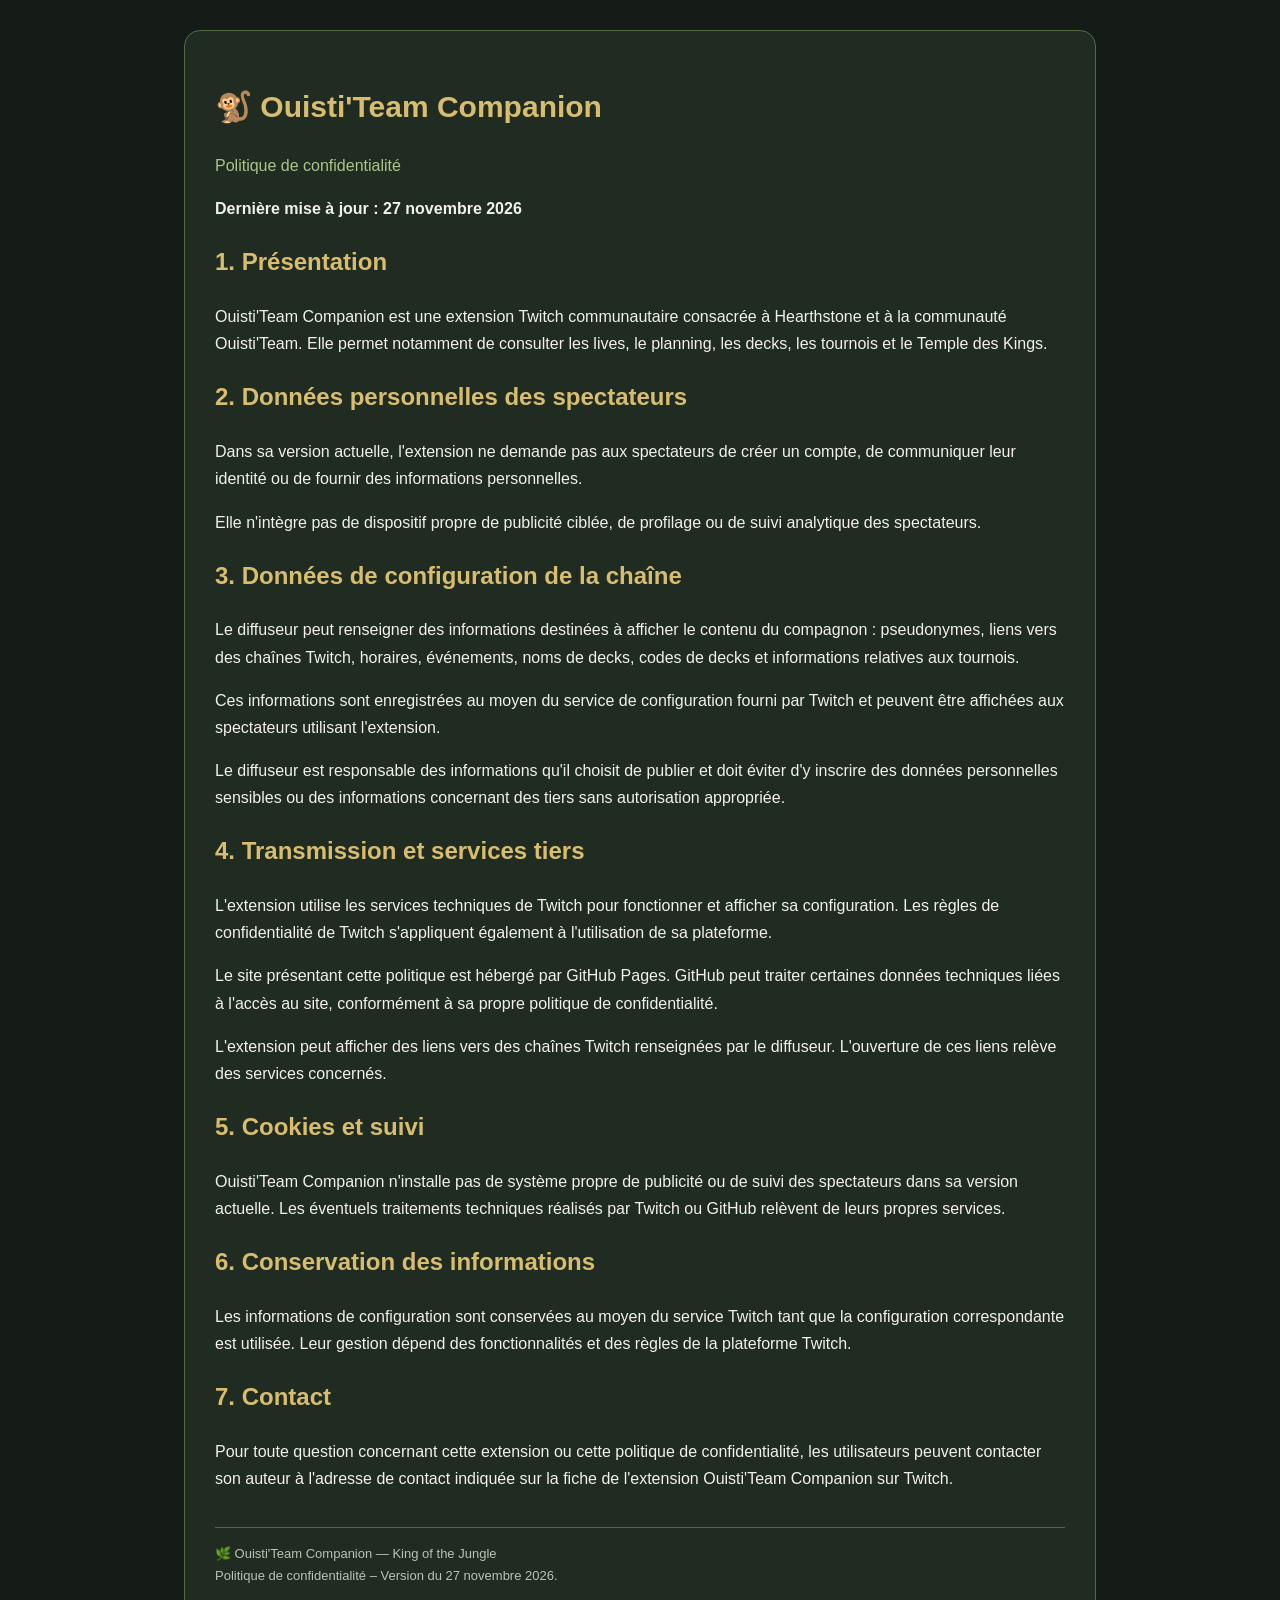
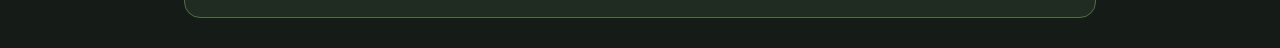
<file: index.html>
<!DOCTYPE html>
<html lang="fr">
<head>
  <meta charset="UTF-8">
  <meta name="viewport" content="width=device-width, initial-scale=1.0">
  <title>Politique de confidentialité – Ouisti'Team Companion</title>
  <style>
    body {
      margin: 0;
      padding: 30px 16px;
      background: #151b16;
      color: #f3f0e8;
      font-family: Arial, sans-serif;
      line-height: 1.7;
    }
    main {
      max-width: 850px;
      margin: auto;
      padding: 30px;
      background: #202c22;
      border: 1px solid #526b45;
      border-radius: 16px;
    }
    h1, h2 { color: #d8bd70; }
    h1 { font-size: 30px; }
    .subtitle { color: #a9c58b; }
    a { color: #c6df91; }
    footer {
      margin-top: 35px;
      padding-top: 15px;
      border-top: 1px solid #526b45;
      color: #b8c3b2;
      font-size: 13px;
    }
  </style>
</head>
<body>
<main>
  <h1>🐒 Ouisti'Team Companion</h1>
  <p class="subtitle">Politique de confidentialité</p>
  <p><strong>Dernière mise à jour : 27 novembre 2026</strong></p>

  <h2>1. Présentation</h2>
  <p>
    Ouisti'Team Companion est une extension Twitch communautaire
    consacrée à Hearthstone et à la communauté Ouisti'Team.
    Elle permet notamment de consulter les lives, le planning,
    les decks, les tournois et le Temple des Kings.
  </p>

  <h2>2. Données personnelles des spectateurs</h2>
  <p>
    Dans sa version actuelle, l'extension ne demande pas aux
    spectateurs de créer un compte, de communiquer leur identité
    ou de fournir des informations personnelles.
  </p>
  <p>
    Elle n'intègre pas de dispositif propre de publicité ciblée,
    de profilage ou de suivi analytique des spectateurs.
  </p>

  <h2>3. Données de configuration de la chaîne</h2>
  <p>
    Le diffuseur peut renseigner des informations destinées à
    afficher le contenu du compagnon : pseudonymes, liens vers
    des chaînes Twitch, horaires, événements, noms de decks,
    codes de decks et informations relatives aux tournois.
  </p>
  <p>
    Ces informations sont enregistrées au moyen du service de
    configuration fourni par Twitch et peuvent être affichées
    aux spectateurs utilisant l'extension.
  </p>
  <p>
    Le diffuseur est responsable des informations qu'il choisit
    de publier et doit éviter d'y inscrire des données personnelles
    sensibles ou des informations concernant des tiers sans
    autorisation appropriée.
  </p>

  <h2>4. Transmission et services tiers</h2>
  <p>
    L'extension utilise les services techniques de Twitch pour
    fonctionner et afficher sa configuration.
    Les règles de confidentialité de Twitch s'appliquent
    également à l'utilisation de sa plateforme.
  </p>
  <p>
    Le site présentant cette politique est hébergé par GitHub Pages.
    GitHub peut traiter certaines données techniques liées à
    l'accès au site, conformément à sa propre politique
    de confidentialité.
  </p>
  <p>
    L'extension peut afficher des liens vers des chaînes Twitch
    renseignées par le diffuseur. L'ouverture de ces liens
    relève des services concernés.
  </p>

  <h2>5. Cookies et suivi</h2>
  <p>
    Ouisti'Team Companion n'installe pas de système propre
    de publicité ou de suivi des spectateurs dans sa version actuelle.
    Les éventuels traitements techniques réalisés par Twitch
    ou GitHub relèvent de leurs propres services.
  </p>

  <h2>6. Conservation des informations</h2>
  <p>
    Les informations de configuration sont conservées au moyen
    du service Twitch tant que la configuration correspondante
    est utilisée. Leur gestion dépend des fonctionnalités
    et des règles de la plateforme Twitch.
  </p>

  <h2>7. Contact</h2>
  <p>
    Pour toute question concernant cette extension ou cette
    politique de confidentialité, les utilisateurs peuvent
    contacter son auteur à l'adresse de contact indiquée
    sur la fiche de l'extension Ouisti'Team Companion sur Twitch.
  </p>

  <footer>
    🌿 Ouisti'Team Companion — King of the Jungle<br>
    Politique de confidentialité – Version du 27 novembre 2026.
  </footer>
</main>
</body>
</html>
</file>
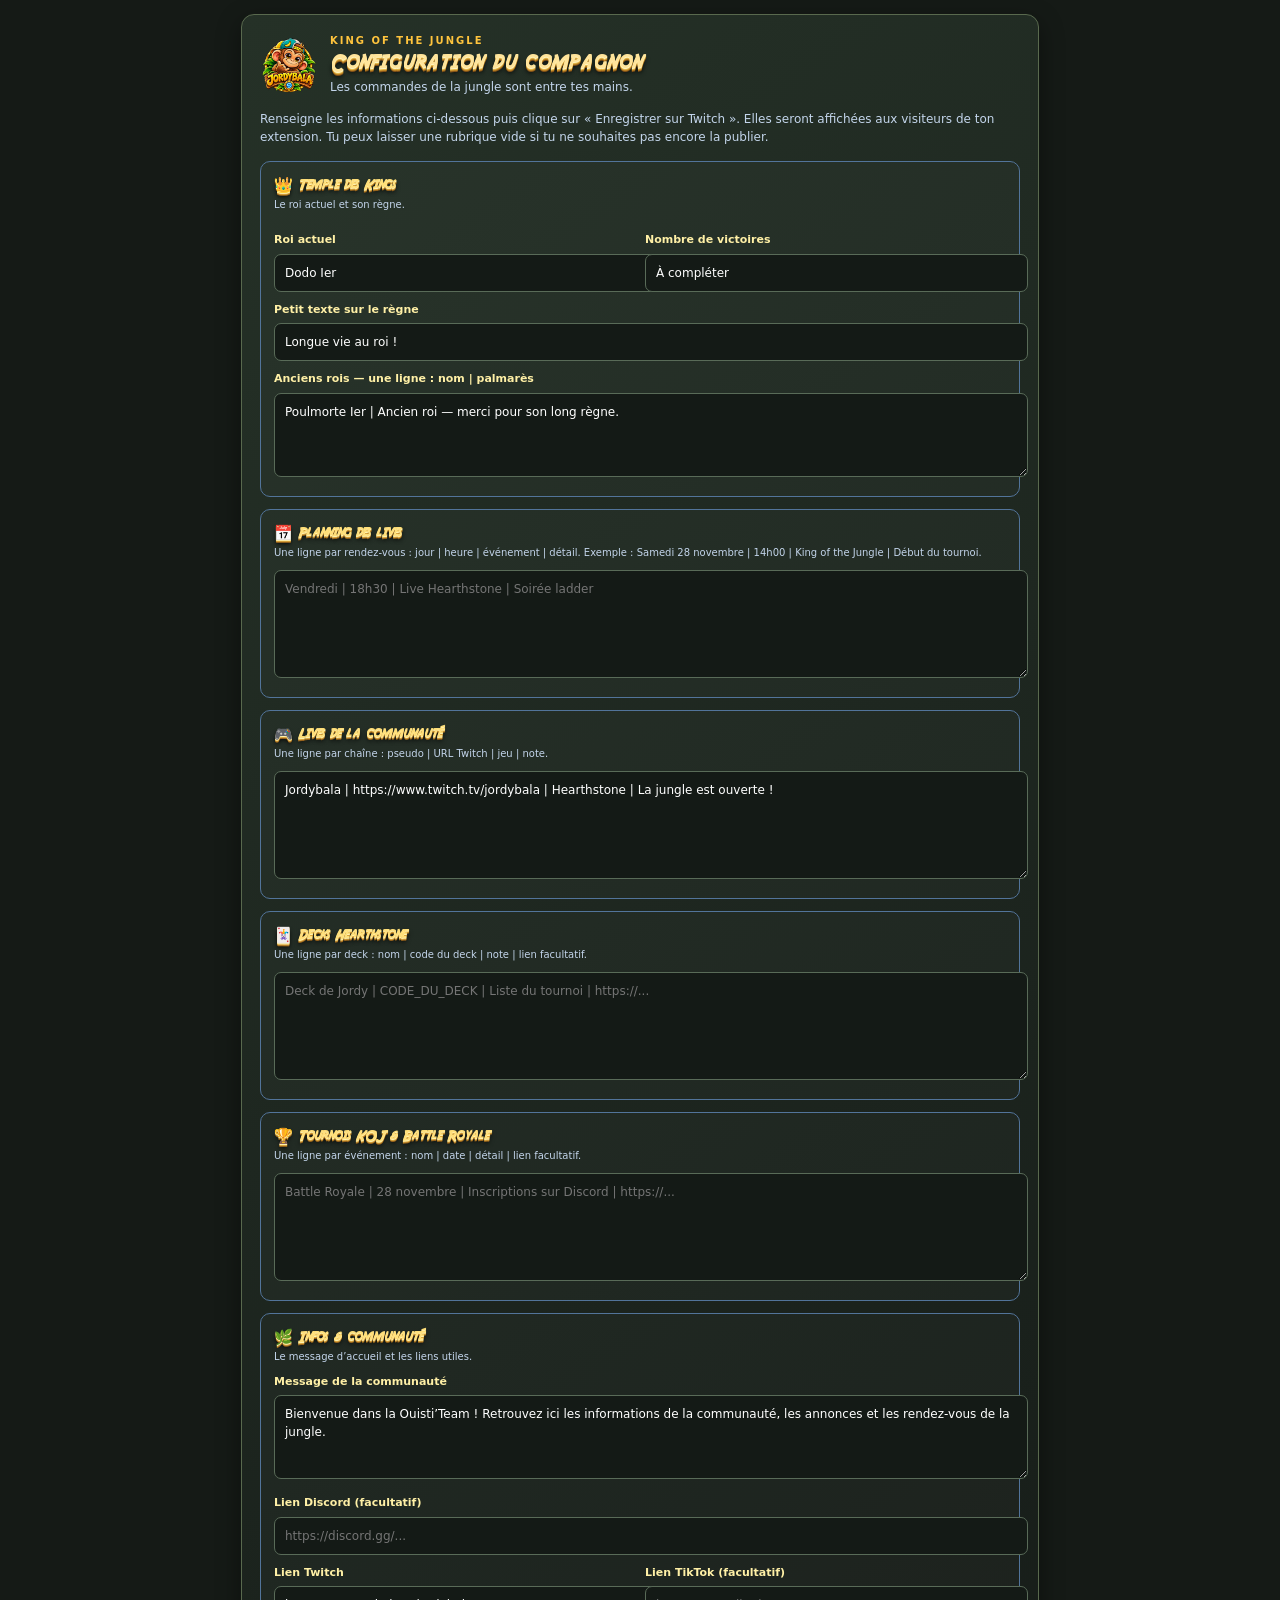
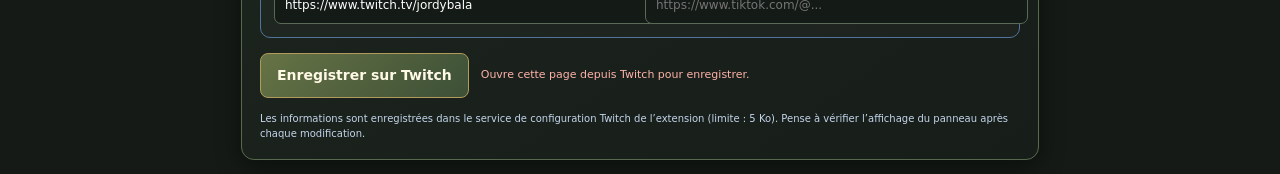
<file: config.html>
<!doctype html>
<html lang="fr">
<head>
  <meta charset="utf-8"><meta name="viewport" content="width=device-width,initial-scale=1">
  <title>Configuration — Ouisti’Team Companion</title>
  <link rel="stylesheet" href="styles.css">
  <script src="https://extension-files.twitch.tv/helper/v1/twitch-ext.min.js"></script>
  <style>
    body{padding:14px;background:#151a16}.admin{max-width:760px;margin:0 auto;padding:18px;background:linear-gradient(145deg,#253127,#171d19);border:1px solid #59694e;border-radius:13px;box-shadow:0 8px 24px #0006}
    .admin-head{display:flex;align-items:center;gap:12px;margin-bottom:14px}.admin-head img{width:58px;height:58px;object-fit:contain}.admin-head h1{font-size:23px}
    .intro{color:var(--muted);font-size:12px;margin:0 0 15px}.group{padding:13px;margin:12px 0;border:1px solid var(--line);border-radius:10px;background:#ffffff05}.group h2{font-size:15px;margin:0 0 4px}.help{font-size:10px;color:var(--muted);margin:0 0 10px}
    label{display:block;font-size:11px;font-weight:800;margin:10px 0 5px;color:var(--gold2)}
    input,textarea{width:100%;background:#141a16;color:#fff;border:1px solid #596b58;border-radius:7px;padding:9px 10px;font:12px/1.5 system-ui;outline:none}
    input:focus,textarea:focus{border-color:var(--gold);box-shadow:0 0 0 2px #e6c16c22}textarea{min-height:88px;resize:vertical}.short{min-height:64px}
    .grid2{display:grid;grid-template-columns:1fr 1fr;gap:10px}.savebar{display:flex;align-items:center;gap:12px;flex-wrap:wrap;margin-top:15px}
    .save{border:1px solid #b19a5b;background:linear-gradient(135deg,#667345,#3d5037);color:#fff9e5;border-radius:8px;padding:11px 16px;font-weight:850;cursor:pointer}.save:hover{filter:brightness(1.12)}
    .status{font-size:11px;color:#d7edb9}.footnote{font-size:10px;color:var(--muted);line-height:1.5;margin:13px 0 0}
    @media(max-width:520px){.admin{padding:12px}.grid2{grid-template-columns:1fr}.admin-head h1{font-size:20px}}
  </style>
</head>
<body>
  <main class="admin">
    <header class="admin-head"><img src="assets/logo.png" alt="Mascotte Ouisti’Team"><div><p class="eyebrow">KING OF THE JUNGLE</p><h1>Configuration du compagnon</h1><p class="sub">Les commandes de la jungle sont entre tes mains.</p></div></header>
    <p class="intro">Renseigne les informations ci-dessous puis clique sur « Enregistrer sur Twitch ». Elles seront affichées aux visiteurs de ton extension. Tu peux laisser une rubrique vide si tu ne souhaites pas encore la publier.</p>

    <section class="group">
      <h2>👑 Temple des Kings</h2><p class="help">Le roi actuel et son règne.</p>
      <div class="grid2"><div><label for="king">Roi actuel</label><input id="king" placeholder="Dodo Ier"></div><div><label for="wins">Nombre de victoires</label><input id="wins" placeholder="Ex. 3"></div></div>
      <label for="kingNote">Petit texte sur le règne</label><input id="kingNote" placeholder="Longue vie au roi !">
      <label for="hall">Anciens rois — une ligne : nom | palmarès</label><textarea id="hall" class="short" placeholder="Poulmorte Ier | Ancien roi — merci pour son long règne."></textarea>
    </section>

    <section class="group">
      <h2>📅 Planning des lives</h2><p class="help">Une ligne par rendez-vous : jour | heure | événement | détail. Exemple : Samedi 28 novembre | 14h00 | King of the Jungle | Début du tournoi.</p>
      <textarea id="schedule" placeholder="Vendredi | 18h30 | Live Hearthstone | Soirée ladder"></textarea>
    </section>

    <section class="group">
      <h2>🎮 Lives de la communauté</h2><p class="help">Une ligne par chaîne : pseudo | URL Twitch | jeu | note.</p>
      <textarea id="lives" placeholder="Jordybala | https://www.twitch.tv/jordybala | Hearthstone | La jungle est ouverte !"></textarea>
    </section>

    <section class="group">
      <h2>🃏 Decks Hearthstone</h2><p class="help">Une ligne par deck : nom | code du deck | note | lien facultatif.</p>
      <textarea id="decks" placeholder="Deck de Jordy | CODE_DU_DECK | Liste du tournoi | https://... "></textarea>
    </section>

    <section class="group">
      <h2>🏆 Tournois KOJ & Battle Royale</h2><p class="help">Une ligne par événement : nom | date | détail | lien facultatif.</p>
      <textarea id="tournaments" placeholder="Battle Royale | 28 novembre | Inscriptions sur Discord | https://..."></textarea>
    </section>

    <section class="group">
      <h2>🌿 Infos & communauté</h2><p class="help">Le message d’accueil et les liens utiles.</p>
      <label for="message">Message de la communauté</label><textarea id="message" class="short" placeholder="Bienvenue dans la Ouisti’Team !"></textarea>
      <label for="discord">Lien Discord (facultatif)</label><input id="discord" type="url" placeholder="https://discord.gg/...">
      <div class="grid2"><div><label for="twitch">Lien Twitch</label><input id="twitch" type="url" placeholder="https://www.twitch.tv/jordybala"></div><div><label for="tiktok">Lien TikTok (facultatif)</label><input id="tiktok" type="url" placeholder="https://www.tiktok.com/@..."></div></div>
    </section>

    <div class="savebar"><button class="save" id="save" type="button">Enregistrer sur Twitch</button><span class="status" id="status" role="status" aria-live="polite">En attente de Twitch…</span></div>
    <p class="footnote">Les informations sont enregistrées dans le service de configuration Twitch de l’extension (limite : 5 Ko). Pense à vérifier l’affichage du panneau après chaque modification.</p>
  </main>
  <script src="config.js"></script>
</body>
</html>
</file>
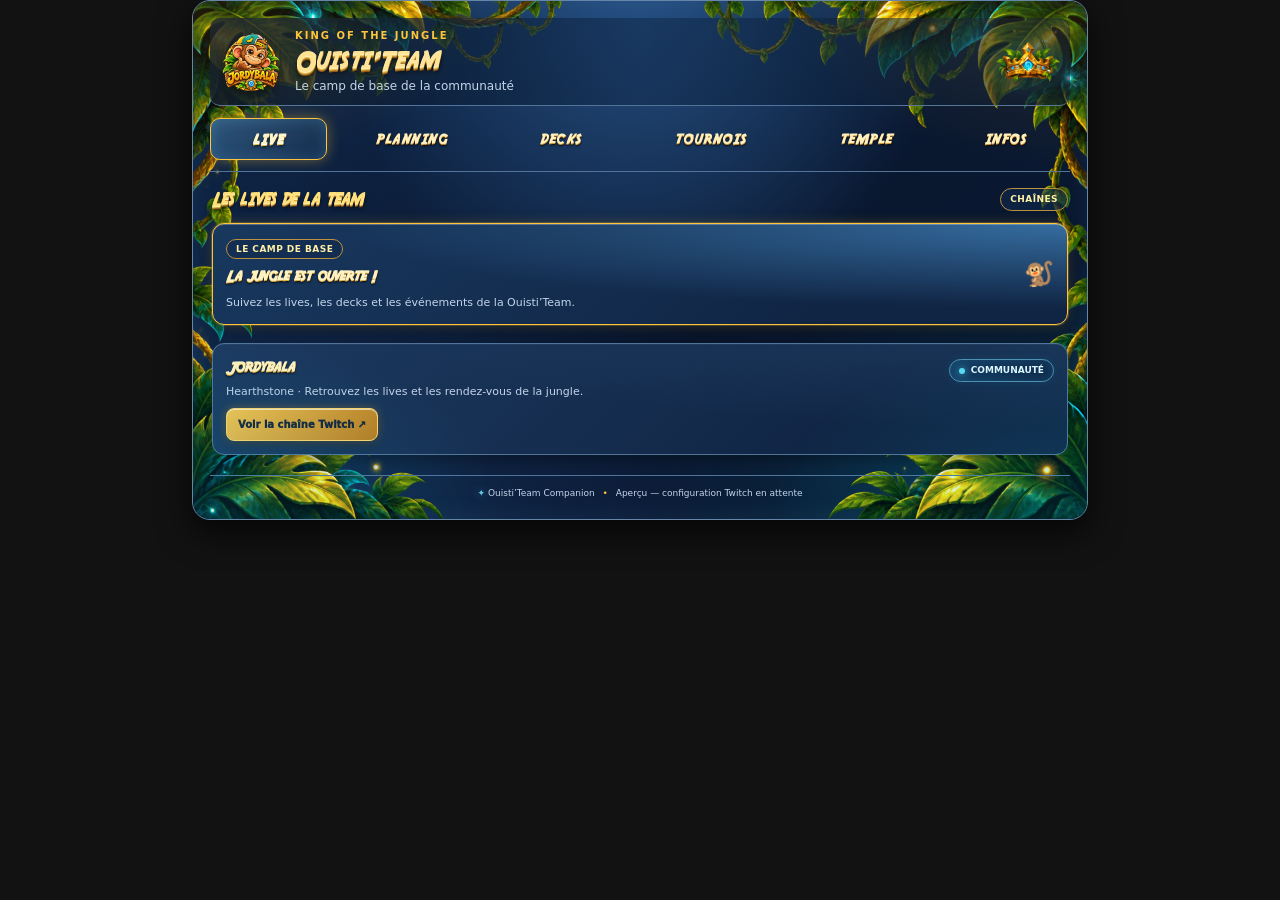
<file: mobile.html>
<!doctype html>
<html lang="fr">
<head>
  <meta charset="utf-8">
  <meta name="viewport" content="width=device-width,initial-scale=1">
  <meta name="theme-color" content="#09172f">
  <title>Ouisti’Team Companion — Mobile</title>
  <link rel="stylesheet" href="styles.css">
  <script src="https://extension-files.twitch.tv/helper/v1/twitch-ext.min.js"></script>
</head>
<body>
  <main class="shell">
    <header class="brand">
      <img class="brand-logo" src="assets/logo.png" alt="Mascotte Ouisti’Team">
      <div class="brand-copy">
        <p class="eyebrow">KING OF THE JUNGLE</p>
        <h1>Ouisti’Team</h1>
        <p class="sub">Le camp de base de la communauté</p>
      </div>
      <img class="brand-mark" src="assets/jungle-crown.png" alt="Couronne jungle de la Ouisti’Team">
    </header>

    <nav class="tabs" aria-label="Rubriques du compagnon">
      <button class="tab active" type="button" data-tab="live">Live</button>
      <button class="tab" type="button" data-tab="planning">Planning</button>
      <button class="tab" type="button" data-tab="decks">Decks</button>
      <button class="tab" type="button" data-tab="tournaments">Tournois</button>
      <button class="tab" type="button" data-tab="kings">Temple</button>
      <button class="tab" type="button" data-tab="community">Infos</button>
    </nav>

    <section id="content" class="content" aria-live="polite" aria-busy="false"></section>
    <footer><span class="leaf">✦</span> Ouisti’Team Companion <span class="dot">•</span> <span id="status">Chargement de la jungle…</span></footer>
  </main>
  <script src="app.js"></script>
</body>
</html>
</file>
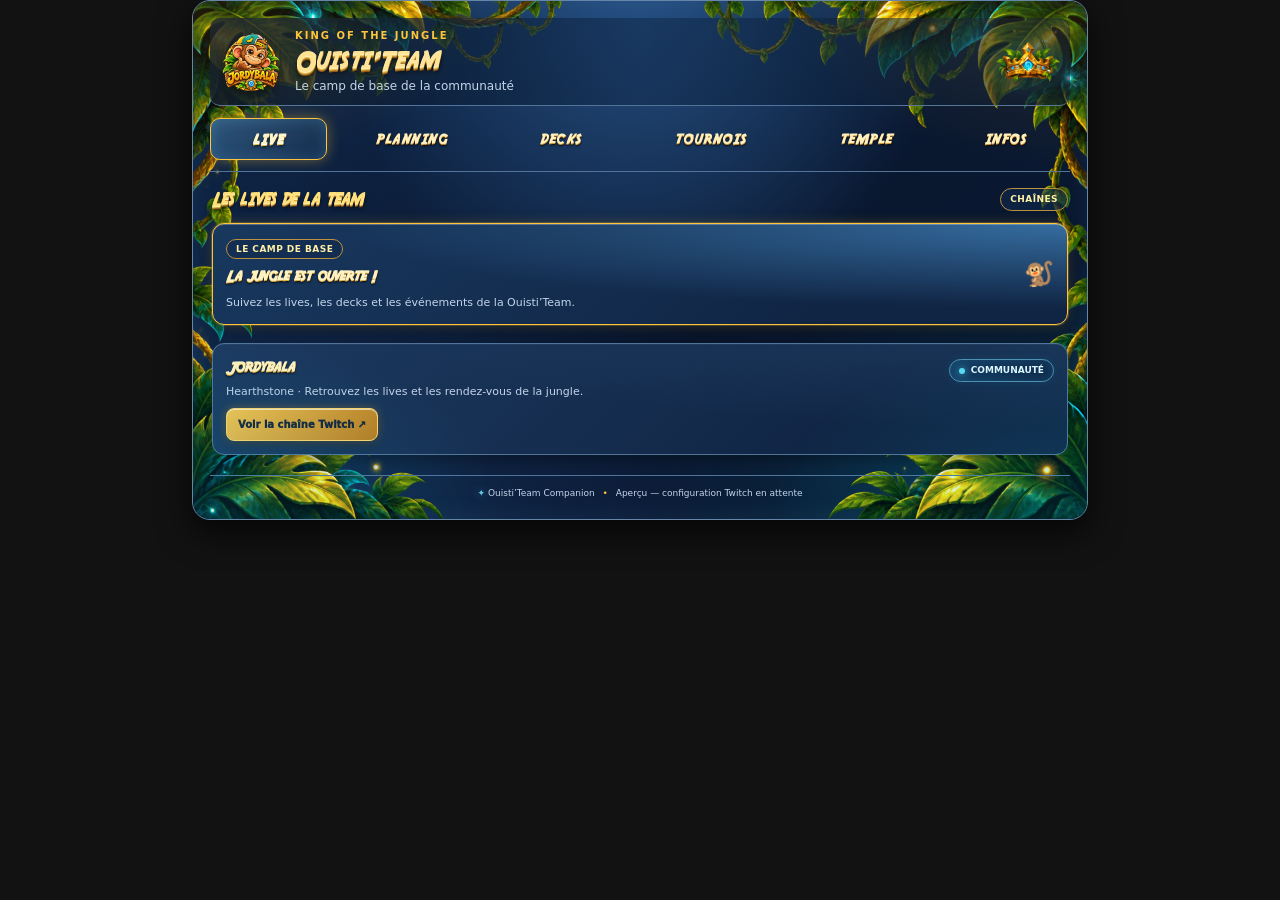
<file: panel.html>
<!doctype html>
<html lang="fr">
<head>
  <meta charset="utf-8">
  <meta name="viewport" content="width=device-width,initial-scale=1">
  <meta name="theme-color" content="#09172f">
  <title>Ouisti’Team Companion</title>
  <link rel="stylesheet" href="styles.css">
  <script src="https://extension-files.twitch.tv/helper/v1/twitch-ext.min.js"></script>
</head>
<body>
  <main class="shell">
    <header class="brand">
      <img class="brand-logo" src="assets/logo.png" alt="Mascotte Ouisti’Team">
      <div class="brand-copy">
        <p class="eyebrow">KING OF THE JUNGLE</p>
        <h1>Ouisti’Team</h1>
        <p class="sub">Le camp de base de la communauté</p>
      </div>
      <img class="brand-mark" src="assets/jungle-crown.png" alt="Couronne jungle de la Ouisti’Team">
    </header>

    <nav class="tabs" aria-label="Rubriques du compagnon">
      <button class="tab active" type="button" data-tab="live">Live</button>
      <button class="tab" type="button" data-tab="planning">Planning</button>
      <button class="tab" type="button" data-tab="decks">Decks</button>
      <button class="tab" type="button" data-tab="tournaments">Tournois</button>
      <button class="tab" type="button" data-tab="kings">Temple</button>
      <button class="tab" type="button" data-tab="community">Infos</button>
    </nav>

    <section id="content" class="content" aria-live="polite" aria-busy="false"></section>
    <footer><span class="leaf">✦</span> Ouisti’Team Companion <span class="dot">•</span> <span id="status">Chargement de la jungle…</span></footer>
  </main>
  <script src="app.js"></script>
</body>
</html>
</file>
<file: styles.css>
/* POLICES - IDENTITE TEMPLE ANCESTRAL */
@import url('https://fonts.googleapis.com/css2?family=Rye&family=Alegreya+Sans+SC:wght@700;800;900&display=swap');
@font-face {
  font-family: 'Adventure';
  src: url('assets/ADVENTURE.OTF') format('opentype');
  font-weight: normal;
  font-style: normal;
  font-display: swap;
}

:root{
  color-scheme:dark;
  --bg:#071329;
  --panel:#102344;
  --panel2:#18345b;
  --gold:#ffc43d;
  --gold2:#fff0a6;
  --muted:#c3d5eb;
  --line:#52749a;
  --green:#68c7df;
  --text:#f7f5ee;
}

html{min-height:100%;background:transparent}
body{
  margin:0;background:transparent;color:var(--text);
  font:14px/1.5 Inter,system-ui,-apple-system,"Segoe UI",sans-serif
}
button,a{font:inherit}

.shell{
  position:relative;isolation:isolate;max-width:860px;margin:0 auto;padding:17px;
  background:
    radial-gradient(ellipse at 50% -10%,#28558a 0,transparent 49%),
    radial-gradient(ellipse at 100% 100%,#07506a88 0,transparent 34%),
    radial-gradient(ellipse at 0% 100%,#142f57 0,transparent 45%),
    linear-gradient(145deg,#10284b 0%,#09172f 58%,#0b1b34 100%);
  border:1px solid #6686a8;border-radius:18px;
  box-shadow:0 12px 34px #000b,inset 0 0 28px #8ac8ff12;
  overflow:hidden
}
/* Cadre de feuillages tropicaux : décor transparent, sans gêner les interactions. */
.shell:before{
  content:"";position:absolute;inset:0;z-index:2;pointer-events:none;
  background:url("assets/jungle-foliage-frame.png") center / 100% 100% no-repeat;
  opacity:.96;
}
.shell:after{
  content:"";position:absolute;inset:0;z-index:1;pointer-events:none;
  background:
    radial-gradient(ellipse at 0% 0%,#ffc43d20 0,transparent 23%),
    radial-gradient(ellipse at 100% 0%,#ffc43d20 0,transparent 23%),
    radial-gradient(ellipse at 0% 100%,#11bde52b 0,transparent 25%),
    radial-gradient(ellipse at 100% 100%,#11bde52b 0,transparent 25%);
}
.brand,.tabs,.content,footer{position:relative;z-index:3}

.brand{
  display:flex;align-items:center;gap:13px;padding:3px 5px 15px;
  border-bottom:1px solid var(--line)
}
.brand-logo{width:62px;height:62px;object-fit:contain;border-radius:13px;filter:drop-shadow(0 3px 6px #0009)}
.brand-copy{min-width:0}
.eyebrow{margin:0;color:var(--gold);font-size:10px;font-weight:900;letter-spacing:2px}
h1{
  font-family:Georgia,"Times New Roman",serif;font-size:27px;line-height:1.05;
  margin:3px 0;color:var(--gold2);text-shadow:0 2px 10px #000b;font-weight:700
}
.sub{margin:3px 0 0;color:var(--muted);font-size:12px}
.brand-mark{
  margin-left:auto;width:64px;height:48px;object-fit:contain;
  filter:drop-shadow(0 3px 7px #0009) drop-shadow(0 0 8px #1caee955)
}

.tabs{
  display:flex;gap:6px;overflow-x:auto;padding:12px 0 11px;
  border-bottom:1px solid var(--line);scrollbar-width:thin
}
.tab{
  flex:1 0 auto;min-width:65px;border:1px solid transparent;border-radius:10px;
  background:transparent;color:var(--muted);font-size:10px;font-weight:900;
  text-transform:uppercase;letter-spacing:.55px;padding:10px 11px;cursor:pointer;
  transition:background .15s ease,border-color .15s ease,box-shadow .15s ease
}
.tab:hover{background:#1a3b63;color:#fff1bd}
.tab.active{
  background:linear-gradient(135deg,#27527d,#142b4b);
  color:var(--gold2);border-color:var(--gold);
  box-shadow:inset 0 0 15px #65caff38,0 0 14px #ffc43d66
}
.content{min-height:270px;padding:16px 2px 11px}
.section-title{display:flex;align-items:center;justify-content:space-between;gap:8px;margin:0 0 12px}
h2{
  font-family:Georgia,"Times New Roman",serif;font-size:19px;line-height:1.2;
  margin:0;color:var(--gold2);text-shadow:0 2px 8px #0008
}
h3{font-size:14px;line-height:1.35;margin:0 0 5px;color:#fff}
.tag{
  flex:0 0 auto;font-size:9px;color:var(--gold2);border:1px solid #bd913f;
  background:#10294b99;border-radius:30px;padding:4px 9px;font-weight:900;letter-spacing:.45px
}
.card{
  position:relative;background:
    radial-gradient(ellipse at 100% 0%,#2c568055 0,transparent 54%),
    linear-gradient(135deg,#1c3a60,#102443 80%);
  border:1px solid #52749a;border-radius:12px;padding:13px;margin:9px 0;
  box-shadow:0 5px 15px #0005,inset 0 1px #ffffff0a
}
.card.featured{
  border-color:var(--gold);
  background:
    radial-gradient(ellipse at 100% 0%,#356da0 0,transparent 60%),
    linear-gradient(135deg,#18385e,#102443 78%);
  box-shadow:0 0 0 1px #ffc43d35,inset 0 1px #fff4,0 0 13px #ffc43d30,0 6px 18px #0005
}
.card p{margin:7px 0 0}
.muted{color:var(--muted);font-size:11px}
.small{font-size:10px;color:var(--muted)}
.row{display:flex;align-items:center;justify-content:space-between;gap:10px}
.row-start{display:flex;align-items:center;gap:8px}

.pill{
  display:inline-flex;align-items:center;gap:6px;font-size:9px;padding:4px 9px;
  border-radius:30px;background:linear-gradient(135deg,#123b62,#102747);
  color:#dff7ff;font-weight:900;white-space:nowrap;border:1px solid #4c91b2;
  box-shadow:inset 0 0 9px #4bc9f022,0 0 8px #1d8cb322
}
.pill:before{
  content:"";width:6px;height:6px;border-radius:50%;background:#58d9f2;
  box-shadow:0 0 8px #58d9f2
}
.list{display:grid;gap:8px}
.empty{
  padding:24px 15px;text-align:center;color:var(--muted);
  border:1px dashed #55799b;border-radius:11px;background:#ffffff06;font-size:12px
}
.action{
  display:inline-flex;align-items:center;justify-content:center;gap:6px;
  border:1px solid #ffd36a;background:linear-gradient(135deg,#f5c34d,#b77b20);
  color:#15243a;border-radius:8px;padding:8px 11px;font-size:10px;font-weight:950;
  text-decoration:none;cursor:pointer;box-shadow:0 3px 10px #0005,inset 0 1px #fff9,0 0 10px #ffc43d55
}
.action:hover{filter:brightness(1.12);box-shadow:0 0 12px #e8ad3655}
.action.secondary{background:linear-gradient(135deg,#19385d,#102443);border-color:#5b7da0;color:#e6f4ff}
.deck-code{
  font:10px/1.5 ui-monospace,SFMono-Regular,Consolas,monospace;color:#f5e8c5;
  overflow-wrap:anywhere;background:#08172d;border:1px solid #3e6388;
  border-radius:8px;padding:9px;margin:8px 0
}
.king-title-row{display:flex;align-items:center;gap:10px;margin:7px 0 3px}
.king-crown{width:66px;height:52px;object-fit:contain;filter:drop-shadow(0 3px 6px #0009) drop-shadow(0 0 8px #16bdf455)}
.king-name{
  font-family:Georgia,"Times New Roman",serif;font-size:24px;
  color:var(--gold2);margin:0;text-shadow:0 2px 8px #0008
}
.stat{font-size:24px;font-weight:900;color:var(--gold2);line-height:1}
.info-line{display:flex;gap:9px;align-items:flex-start}
.info-icon{font-size:18px;line-height:1.2;width:24px;text-align:center}
footer{border-top:1px solid var(--line);padding:11px 3px 2px;color:var(--muted);font-size:9px;text-align:center}
.leaf{color:var(--green);text-shadow:0 0 8px #4bc9f088}
.dot{padding:0 5px;color:var(--gold)}
a:focus-visible,button:focus-visible{outline:2px solid var(--gold2);outline-offset:2px}

@media(max-width:520px){
  .shell{padding:12px;border-radius:12px}
  .shell:before{opacity:.78}
  .brand{gap:9px}.brand-logo{width:50px;height:50px}
  h1{font-size:22px}.brand-mark{width:48px;height:38px}
  .tab{padding:8px 8px;min-width:58px;font-size:9px}
  .content{padding-top:12px}.king-crown{width:54px;height:44px}
}
@media(prefers-reduced-motion:reduce){*{transition:none!important;scroll-behavior:auto!important}}

/* CADRE VEGETAL - OUISTI'TEAM */
.shell {
  position: relative;
  isolation: isolate;
}

.shell::before {
  content: "";
  position: absolute;
  inset: 0;
  background-image: url("assets/jungle-foliage-frame.png");
  background-size: 100% 100%;
  background-position: center;
  background-repeat: no-repeat;
  pointer-events: none;
  z-index: 0;
}

.shell > * {
  position: relative;
  z-index: 1;
}

/* Grand titre - Aventure Jungle */
h1 {
font-family: 'Adventure', sans-serif;
  font-weight: 400;
  color: #ffe49a;
  text-shadow:
    0 1px 0 #fff5c2,
    0 2px 0 #e6b94b,
    0 3px 0 #bd8424,
    0 4px 0 #805019,
    0 5px 4px rgba(0,0,0,.8);
  letter-spacing: 1px;
}

h2, .king-name {
font-family: 'Adventure', sans-serif;
  font-weight: 400;
  color: #ffdf79;
  text-shadow:
    0 1px 0 #fff1b0,
    0 2px 0 #d9a43b,
    0 3px 0 #95611c,
    0 4px 4px rgba(0,0,0,.8);
}

/* Navigation jungle */
.tab {
font-family: 'Adventure', sans-serif;
  font-size: 13px;
  font-weight: 900;
  color: #fff0bd;
  letter-spacing: 1.5px;
  text-shadow:
    0 1px 0 #c58b30,
    0 2px 2px rgba(0,0,0,.8);
  transition: all .2s ease;
}

.tab.active {
  color: #fff5c7;
  text-shadow:
    0 1px 0 #fff,
    0 2px 0 #e6b94b,
    0 3px 3px rgba(0,0,0,.8);
}

/* Titres des cartes - Jungle */
h3 {
font-family: 'Adventure', sans-serif;
  font-size: 16px;
  font-weight: 900;
  color: #fff2c2;
  text-shadow:
    0 1px 0 #d9a43b,
    0 2px 2px rgba(0,0,0,.8);
}

/* Protection de la lisibilité du bandeau */
.brand {
  background: linear-gradient(
    90deg,
    #07162bd9,
    #10294a88,
    #07162b99
  );
  border-radius: 10px;
  padding: 10px;
}
</file>
